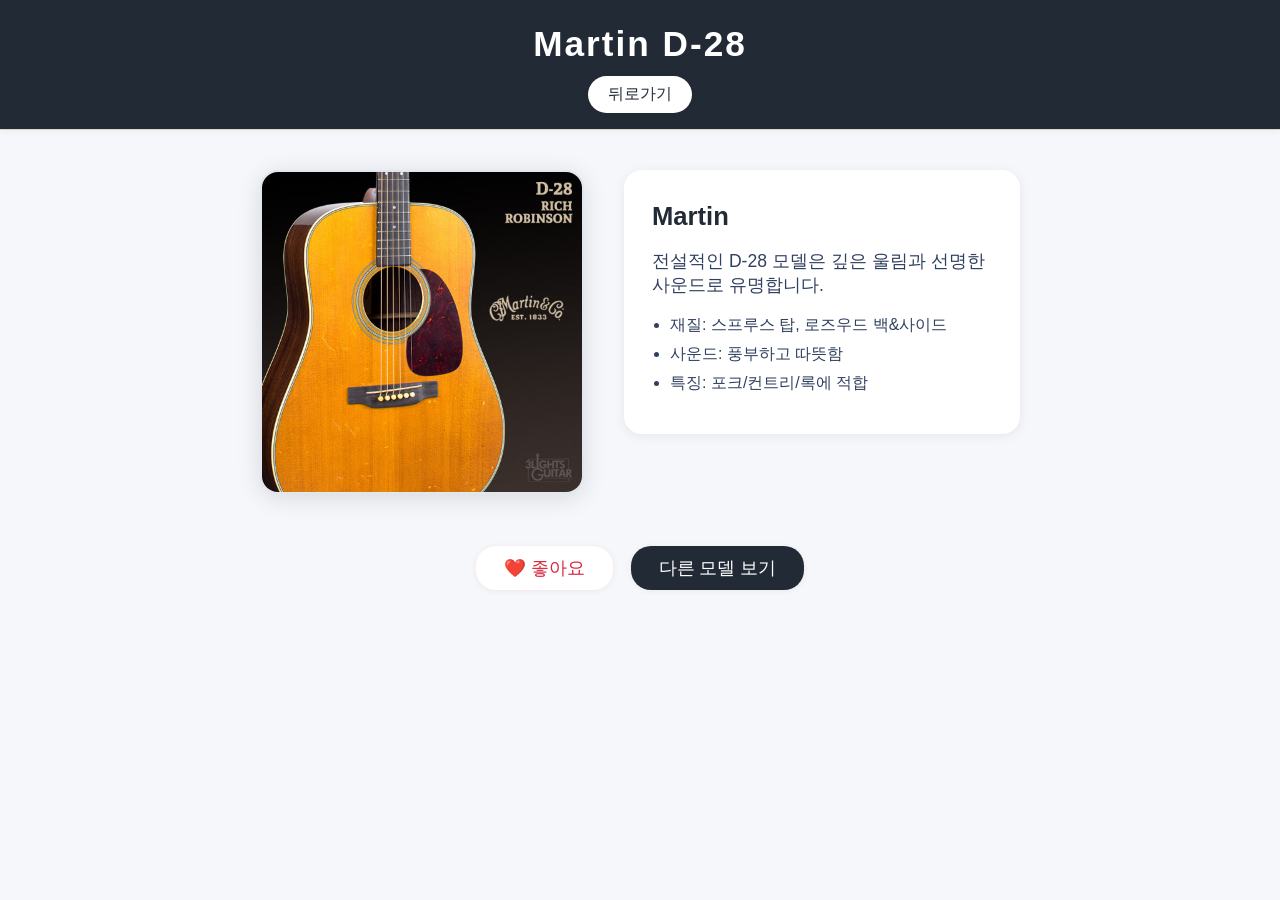
<file: Guitar Web/D-28.html>
<!DOCTYPE html>
<html lang="ko">
<head>
  <meta charset="UTF-8">
  <meta name="viewport" content="width=device-width, initial-scale=1.0">
  <title>Martin D-28</title>
  <link rel="stylesheet" href="style.css">
  <style>
    body {
      font-family: 'Segoe UI', 'Apple SD Gothic Neo', Arial, sans-serif;
      background: #f5f7fa;
      margin: 0;
      color: #222a35;
    }
    header {
      background: #222a35;
      color: #fff;
      padding: 24px 0 16px 0;
      text-align: center;
      box-shadow: 0 2px 8px rgba(0,0,0,0.04);
    }
    header h1 {
      margin: 0;
      font-size: 2.2rem;
      letter-spacing: 2px;
    }
    header button {
      margin-top: 12px;
      background: #fff;
      color: #222a35;
      border: none;
      border-radius: 20px;
      padding: 8px 20px;
      font-size: 1rem;
      cursor: pointer;
      box-shadow: 0 1px 4px rgba(0,0,0,0.08);
      transition: background 0.2s, color 0.2s;
    }
    header button:hover {
      background: #314060;
      color: #fff;
    }
    .detail-layout {
      display: flex;
      flex-wrap: wrap;
      justify-content: center;
      align-items: flex-start;
      gap: 40px;
      padding: 40px 20px 20px 20px;
      max-width: 900px;
      margin: 0 auto;
    }
    .detail-img img {
      width: 320px;
      height: auto;
      border-radius: 18px;
      box-shadow: 0 4px 24px rgba(0,0,0,0.12);
      border: 2px solid #e0e7ef;
      background: #fff;
    }
    .detail-info {
      background: #fff;
      border-radius: 18px;
      box-shadow: 0 2px 12px rgba(0,0,0,0.07);
      padding: 32px 28px;
      min-width: 260px;
      max-width: 340px;
      color: #222a35;
    }
    .detail-info h2 {
      margin-top: 0;
      font-size: 1.6rem;
      color: #222a35;
      margin-bottom: 12px;
    }
    .detail-info p {
      font-size: 1.1rem;
      margin-bottom: 18px;
      color: #314060;
    }
    .detail-info ul {
      padding-left: 18px;
      margin: 0;
      color: #314060;
      font-size: 1rem;
    }
    .detail-info li {
      margin-bottom: 8px;
    }
    footer {
      display: flex;
      justify-content: center;
      gap: 18px;
      padding: 28px 0 32px 0;
      background: transparent;
    }
    #like-btn {
      background: #fff;
      color: #d7263d;
      border: none;
      border-radius: 20px;
      padding: 10px 28px;
      font-size: 1.1rem;
      cursor: pointer;
      box-shadow: 0 1px 6px rgba(215,38,61,0.08);
      transition: background 0.2s, color 0.2s;
    }
    #like-btn.liked {
      background: #d7263d;
      color: #fff;
    }
    footer button {
      background: #222a35;
      color: #fff;
      border: none;
      border-radius: 20px;
      padding: 10px 28px;
      font-size: 1.1rem;
      cursor: pointer;
      box-shadow: 0 1px 6px rgba(0,0,0,0.06);
      transition: background 0.2s, color 0.2s;
    }
    footer button:hover {
      background: #314060;
      color: #fff;
    }
    @media (max-width: 700px) {
      .detail-layout {
        flex-direction: column;
        align-items: center;
        gap: 24px;
        padding: 24px 8px 8px 8px;
      }
      .detail-info {
        padding: 20px 12px;
        min-width: unset;
        max-width: 98vw;
      }
      .detail-img img {
        width: 98vw;
        max-width: 340px;
      }
    }
  </style>
</head>
<body>
  <header>
    <h1>Martin D-28</h1>
    <button onclick="window.location.href='index.html'">뒤로가기</button>
  </header>
  <main class="detail-layout">
    <div class="detail-img">
  <img src="images/common.jpeg" alt="Martin D-28">
    </div>
    <div class="detail-info">
      <h2>Martin</h2>
      <p>전설적인 D-28 모델은 깊은 울림과 선명한 사운드로 유명합니다.</p>
      <ul>
        <li>재질: 스프루스 탑, 로즈우드 백&사이드</li>
        <li>사운드: 풍부하고 따뜻함</li>
        <li>특징: 포크/컨트리/록에 적합</li>
      </ul>
    </div>
  </main>
  <footer>
    <button id="like-btn">❤️ 좋아요</button>
    <button onclick="window.location.href='index.html'">다른 모델 보기</button>
  </footer>
  <script>
    document.getElementById('like-btn').addEventListener('click', function() {
      this.classList.toggle('liked');
    });
  </script>
</body>
</html>
</file>
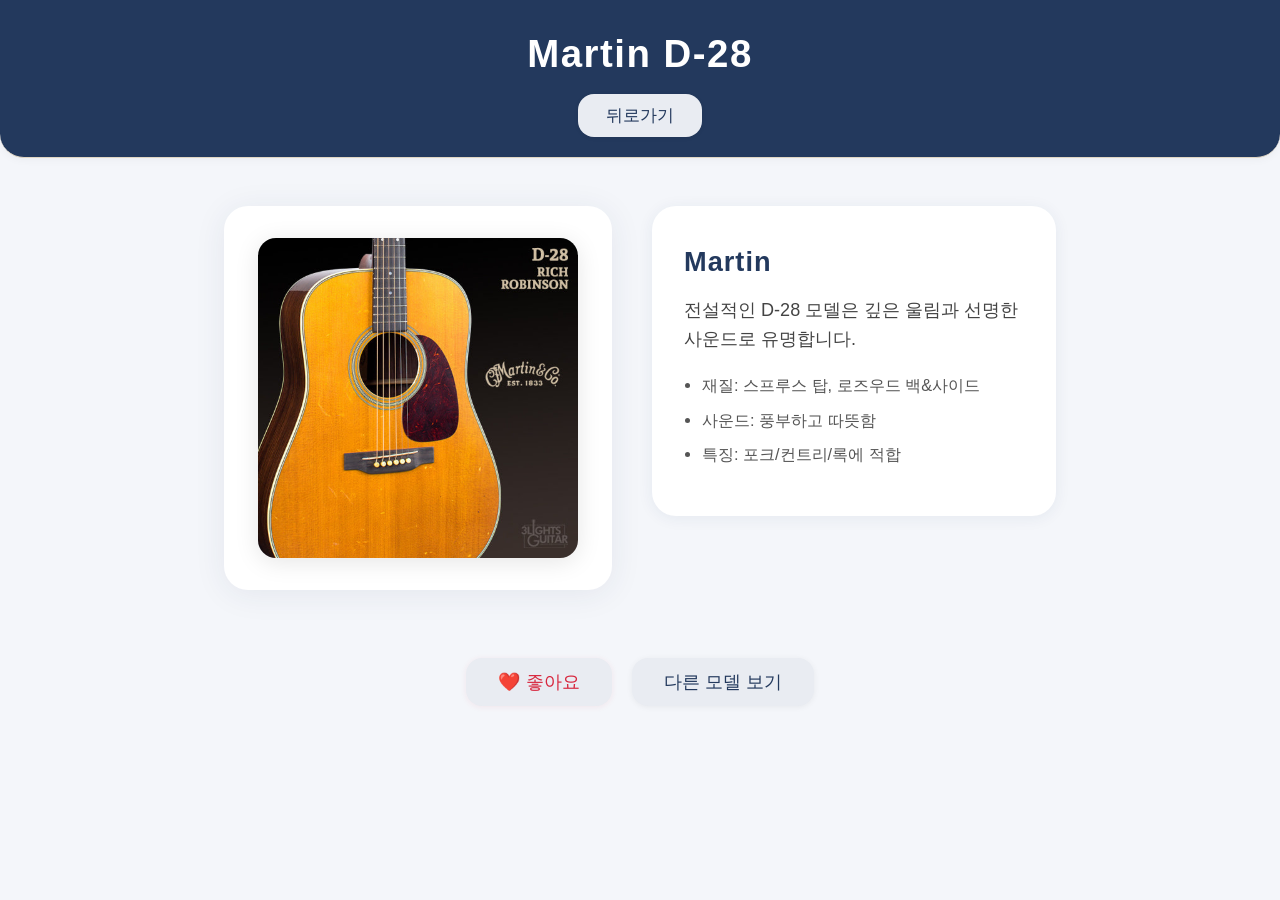
<file: Guitar Web/D-28_main.html>
<!DOCTYPE html>
<html lang="ko">
<head>
  <meta charset="UTF-8">
  <meta name="viewport" content="width=device-width, initial-scale=1.0">
  <title>Martin D-28</title>
  <link rel="stylesheet" href="style.css">
  <style>
    body {
      font-family: 'Inter', 'Segoe UI', 'Apple SD Gothic Neo', Arial, sans-serif;
      background: #f4f6fa;
      margin: 0;
      color: #222;
      min-height: 100vh;
    }
    header {
      background: #23395d;
      color: #fff;
      padding: 32px 0 20px 0;
      text-align: center;
      box-shadow: 0 2px 8px rgba(0,0,0,0.04);
      border-bottom-left-radius: 24px;
      border-bottom-right-radius: 24px;
    }
    header h1 {
      margin: 0;
      font-size: 2.4rem;
      letter-spacing: 1.5px;
      font-weight: 700;
    }
    header button {
      margin-top: 18px;
      background: #e9ecf2;
      color: #23395d;
      border: none;
      border-radius: 16px;
      padding: 10px 28px;
      font-size: 1.05rem;
      font-weight: 500;
      cursor: pointer;
      box-shadow: 0 1px 4px rgba(0,0,0,0.08);
      transition: background 0.2s, color 0.2s;
    }
    header button:hover {
      background: #dbe3ee;
      color: #1a2940;
    }
    .detail-layout {
      display: flex;
      flex-wrap: wrap;
      justify-content: center;
      align-items: flex-start;
      gap: 40px;
      padding: 48px 20px 32px 20px;
      max-width: 900px;
      margin: 0 auto;
    }
    .detail-img {
      display: flex;
      align-items: center;
      justify-content: center;
      background: #fff;
      border-radius: 24px;
      box-shadow: 0 4px 32px rgba(35,57,93,0.08);
      padding: 32px 24px;
      min-width: 340px;
      max-width: 380px;
    }
    .detail-img img {
      width: 100%;
      max-width: 320px;
      height: auto;
      border-radius: 18px;
      box-shadow: 0 4px 24px rgba(0,0,0,0.10);
      border: none;
      background: #fff;
      object-fit: cover;
    }
    .detail-info {
      background: #fff;
      border-radius: 24px;
      box-shadow: 0 2px 16px rgba(35,57,93,0.07);
      padding: 40px 32px;
      min-width: 260px;
      max-width: 340px;
      display: flex;
      flex-direction: column;
      gap: 18px;
    }
    .detail-info h2 {
      margin: 0;
      font-size: 1.7rem;
      color: #23395d;
      font-weight: 600;
      letter-spacing: 1px;
    }
    .detail-info p {
      font-size: 1.13rem;
      margin: 0;
      color: #444;
      line-height: 1.6;
    }
    .detail-info ul {
      padding-left: 18px;
      margin: 0;
      color: #555;
      font-size: 1.02rem;
      line-height: 1.7;
    }
    .detail-info li {
      margin-bottom: 7px;
    }
    footer {
      display: flex;
      justify-content: center;
      gap: 20px;
      padding: 36px 0 40px 0;
      background: transparent;
    }
    #like-btn {
      background: #e9ecf2;
      color: #d7263d;
      border: none;
      border-radius: 16px;
      padding: 12px 32px;
      font-size: 1.13rem;
      font-weight: 500;
      cursor: pointer;
      box-shadow: 0 1px 6px rgba(215,38,61,0.08);
      transition: background 0.2s, color 0.2s;
      display: flex;
      align-items: center;
      gap: 8px;
    }
    #like-btn.liked {
      background: #d7263d;
      color: #fff;
    }
    footer button {
      background: #e9ecf2;
      color: #23395d;
      border: none;
      border-radius: 16px;
      padding: 12px 32px;
      font-size: 1.13rem;
      font-weight: 500;
      cursor: pointer;
      box-shadow: 0 1px 6px rgba(0,0,0,0.06);
      transition: background 0.2s, color 0.2s;
    }
    footer button:hover {
      background: #dbe3ee;
      color: #1a2940;
    }
    @media (max-width: 700px) {
      .detail-layout {
        flex-direction: column;
        align-items: center;
        gap: 24px;
        padding: 24px 8px 8px 8px;
      }
      .detail-info {
        padding: 24px 12px;
        min-width: unset;
        max-width: 98vw;
      }
      .detail-img {
        min-width: unset;
        max-width: 98vw;
        padding: 18px 8px;
      }
      .detail-img img {
        max-width: 98vw;
      }
    }
  </style>
</head>
<body>
  <header>
    <h1>Martin D-28</h1>
    <button onclick="window.location.href='index.html'">뒤로가기</button>
  </header>
  <main class="detail-layout">
    <div class="detail-img">
      <img src="images/common.jpeg" alt="Martin D-28">
    </div>
    <div class="detail-info">
      <h2>Martin</h2>
      <p>전설적인 D-28 모델은 깊은 울림과 선명한 사운드로 유명합니다.</p>
      <ul>
        <li>재질: 스프루스 탑, 로즈우드 백&사이드</li>
        <li>사운드: 풍부하고 따뜻함</li>
        <li>특징: 포크/컨트리/록에 적합</li>
      </ul>
    </div>
  </main>
  <footer>
    <button id="like-btn">❤️ 좋아요</button>
    <button onclick="window.location.href='index.html'">다른 모델 보기</button>
  </footer>
  <script>
    document.getElementById('like-btn').addEventListener('click', function() {
      this.classList.toggle('liked');
    });
  </script>
</body>
</html>
</file>
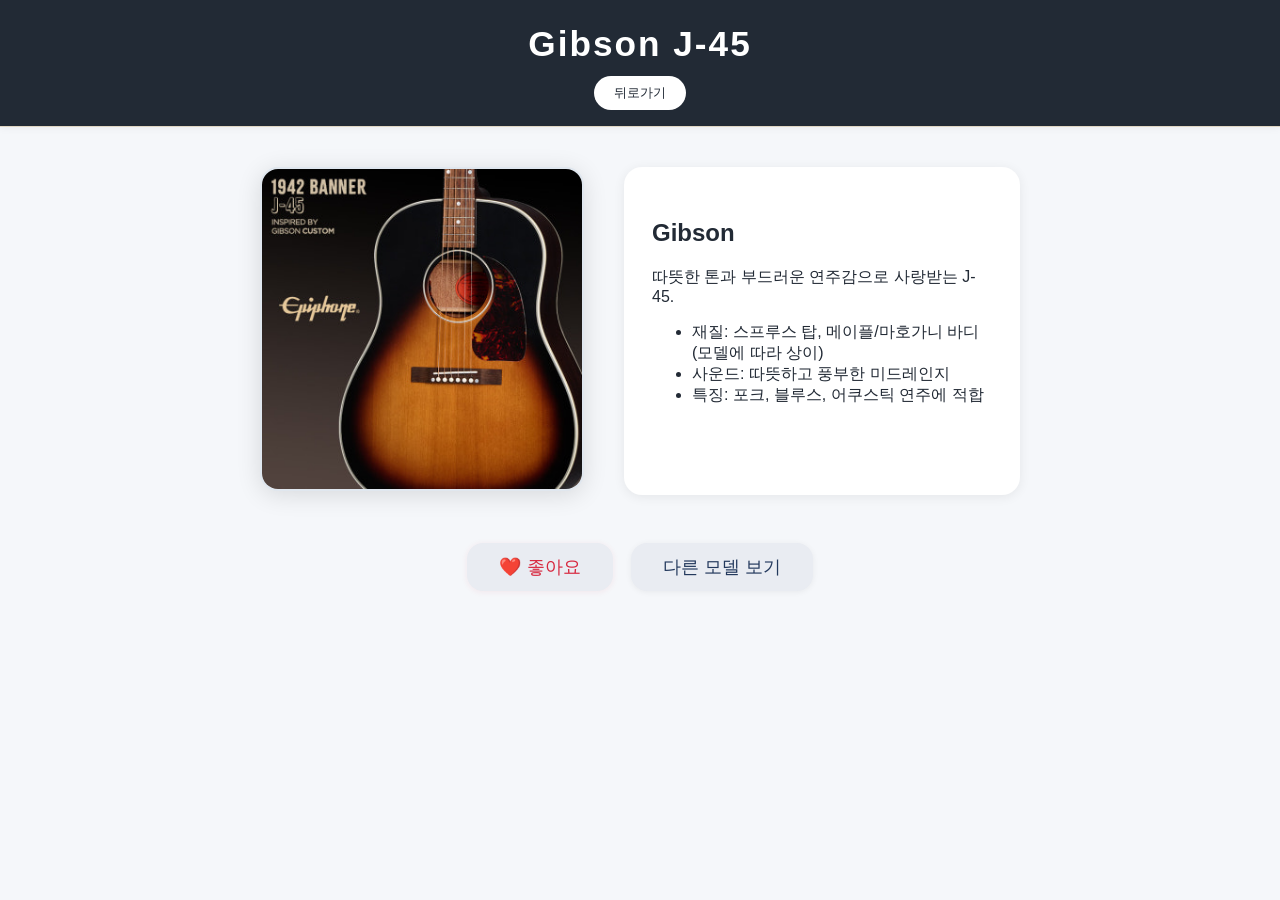
<file: Guitar Web/J-45.html>
<!DOCTYPE html>
<html lang="ko">
<head>
  <meta charset="UTF-8">
  <meta name="viewport" content="width=device-width, initial-scale=1.0">
  <title>Gibson J-45</title>
  <link rel="stylesheet" href="style.css">
  <style>
    /* D-28 페이지 스타일을 기반으로 간단히 맞춤 */
    body { font-family: 'Segoe UI', 'Apple SD Gothic Neo', Arial, sans-serif; background: #f5f7fa; margin:0; color:#222a35; }
    header { background:#222a35; color:#fff; padding:24px 0 16px 0; text-align:center; box-shadow:0 2px 8px rgba(0,0,0,0.04);} 
    header h1{ margin:0; font-size:2.2rem; letter-spacing:2px; }
    header button{ margin-top:12px; background:#fff; color:#222a35; border:none; border-radius:20px; padding:8px 20px; cursor:pointer; }
    .detail-layout{ display:flex; flex-wrap:wrap; justify-content:center; gap:40px; padding:40px 20px 20px 20px; max-width:900px; margin:0 auto; }
    .detail-img img{ width:320px; height:auto; border-radius:18px; box-shadow:0 4px 24px rgba(0,0,0,0.12); border:2px solid #e0e7ef; background:#fff; }
    .detail-info{ background:#fff; border-radius:18px; box-shadow:0 2px 12px rgba(0,0,0,0.07); padding:32px 28px; min-width:260px; max-width:340px; }
    footer{ display:flex; justify-content:center; gap:18px; padding:28px 0 32px 0; }
    @media (max-width:700px){ .detail-layout{ flex-direction:column; align-items:center; } .detail-img img{ width:98vw; max-width:340px;} }
  </style>
</head>
<body>
  <header>
    <h1>Gibson J-45</h1>
    <button onclick="window.location.href='index.html'">뒤로가기</button>
  </header>
  <main class="detail-layout">
    <div class="detail-img">
  <img src="images/J-45.jpeg" alt="Gibson J-45">
    </div>
    <div class="detail-info">
      <h2>Gibson</h2>
      <p>따뜻한 톤과 부드러운 연주감으로 사랑받는 J-45.</p>
      <ul>
        <li>재질: 스프루스 탑, 메이플/마호가니 바디(모델에 따라 상이)</li>
        <li>사운드: 따뜻하고 풍부한 미드레인지</li>
        <li>특징: 포크, 블루스, 어쿠스틱 연주에 적합</li>
      </ul>
    </div>
  </main>
  <footer>
    <button id="like-btn">❤️ 좋아요</button>
    <button onclick="window.location.href='index.html'">다른 모델 보기</button>
  </footer>
  <script>document.getElementById('like-btn').addEventListener('click', function(){ this.classList.toggle('liked'); });</script>
</body>
</html>
</file>
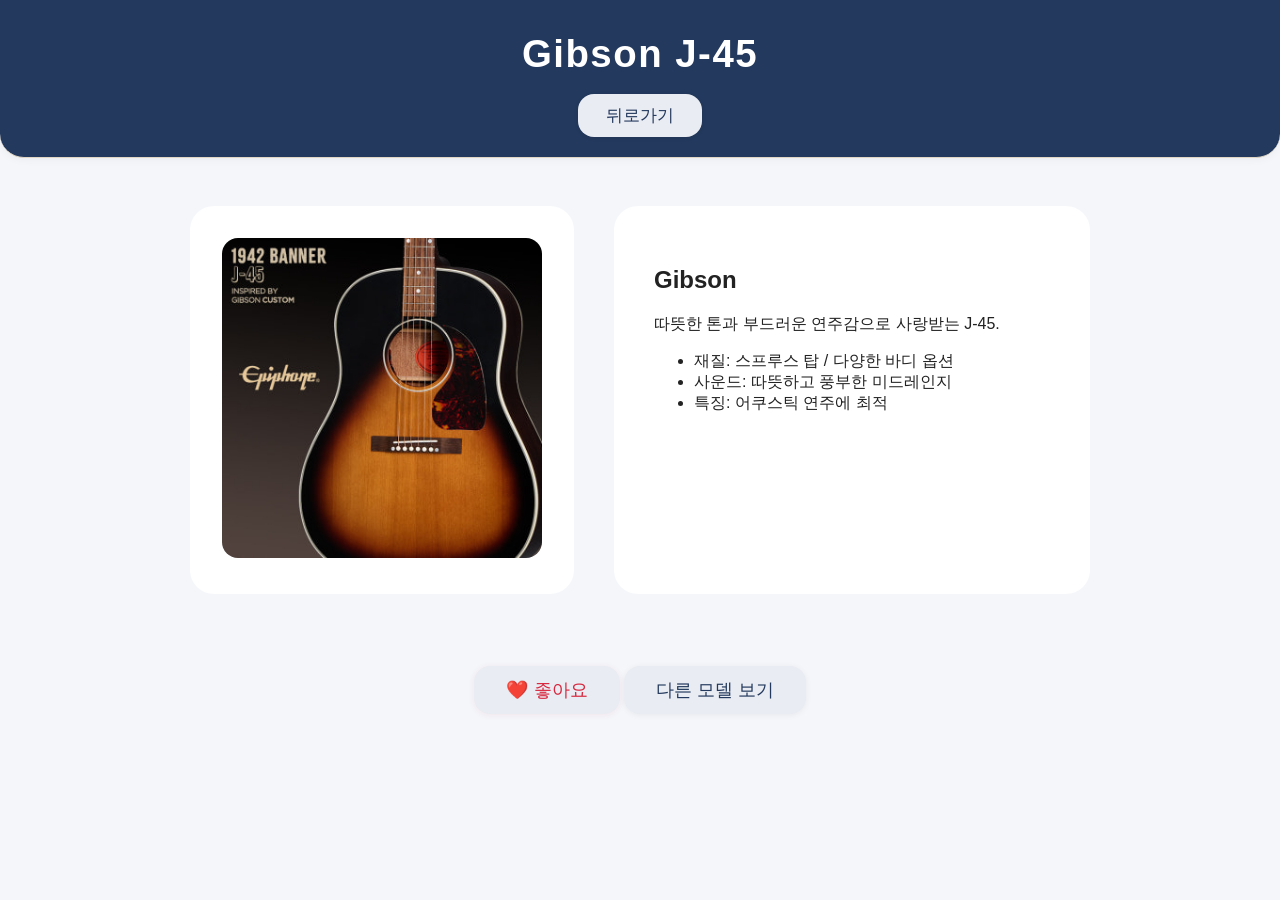
<file: Guitar Web/J-45_main.html>
<!DOCTYPE html>
<html lang="ko">
<head>
  <meta charset="UTF-8">
  <meta name="viewport" content="width=device-width, initial-scale=1.0">
  <title>Gibson J-45</title>
  <link rel="stylesheet" href="style.css">
  <style>
    /* 공통 스타일 유지: 헤더는 style.css의 header.detail을 사용합니다 */
    body { font-family: 'Inter', 'Segoe UI', 'Apple SD Gothic Neo', Arial, sans-serif; background: #f4f6fa; margin: 0; color: #222; min-height: 100vh; }
    .detail-layout{ display:flex; gap:40px; padding:48px 20px; max-width:900px; margin:0 auto; }
    .detail-img{ background:#fff; padding:32px; border-radius:24px; }
    .detail-info{ background:#fff; padding:40px; border-radius:24px; }
  </style>
</head>
<body>
  <header class="detail">
    <h1>Gibson J-45</h1>
    <button onclick="window.location.href='index.html'">뒤로가기</button>
  </header>
  <main class="detail-layout">
    <div class="detail-img">
  <img src="images/J-45.jpeg" alt="Gibson J-45">
    </div>
    <div class="detail-info">
      <h2>Gibson</h2>
      <p>따뜻한 톤과 부드러운 연주감으로 사랑받는 J-45.</p>
      <ul>
        <li>재질: 스프루스 탑 / 다양한 바디 옵션</li>
        <li>사운드: 따뜻하고 풍부한 미드레인지</li>
        <li>특징: 어쿠스틱 연주에 최적</li>
      </ul>
    </div>
  </main>
  <footer>
    <button id="like-btn">❤️ 좋아요</button>
    <button onclick="window.location.href='index.html'">다른 모델 보기</button>
  </footer>
  <script>document.getElementById('like-btn').addEventListener('click', function(){ this.classList.toggle('liked'); });</script>
</body>
</html>
</file>
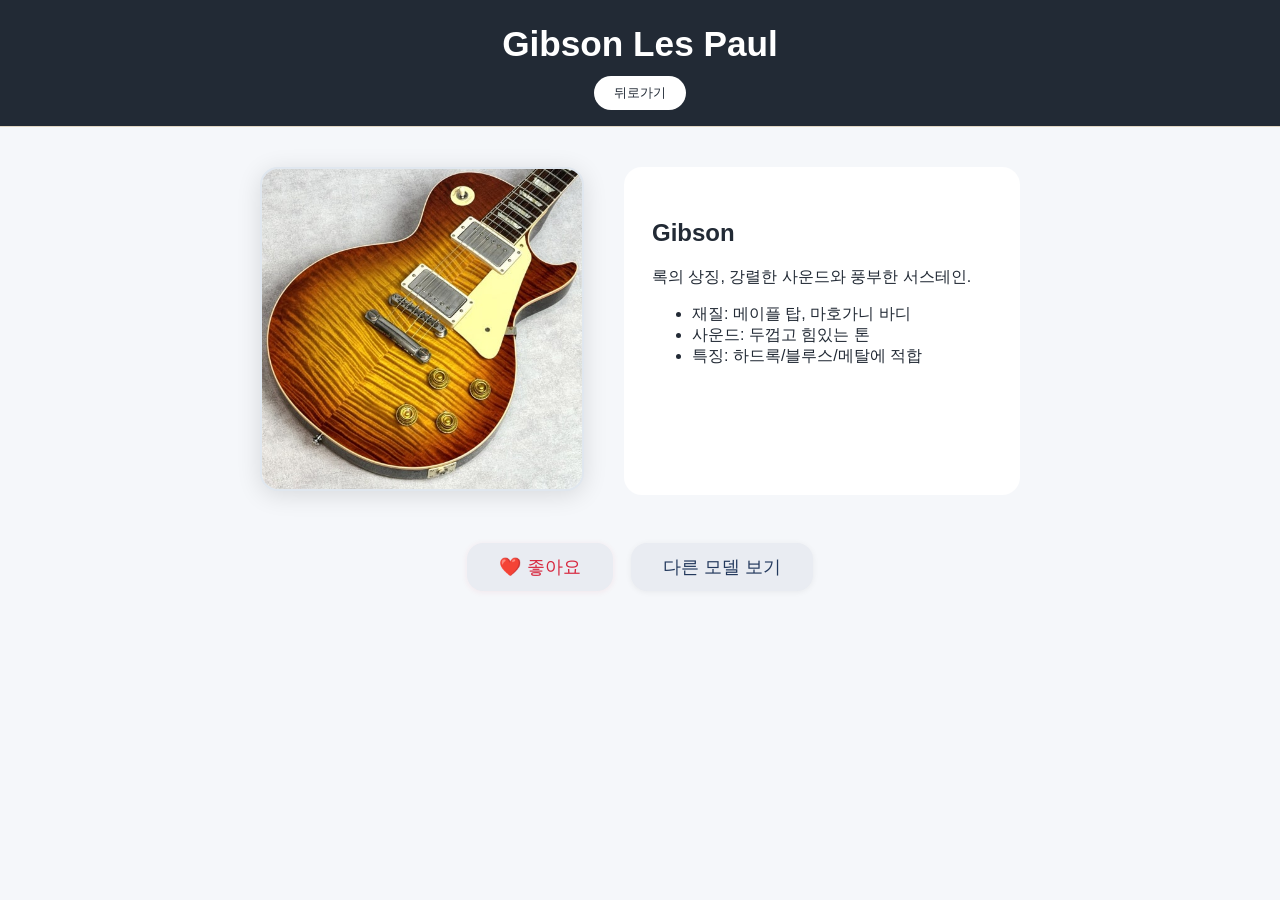
<file: Guitar Web/Les-paul.html>
<!DOCTYPE html>
<html lang="ko">
<head>
  <meta charset="UTF-8">
  <meta name="viewport" content="width=device-width, initial-scale=1.0">
  <title>Gibson Les Paul</title>
  <link rel="stylesheet" href="style.css">
  <style>
    body{ font-family:'Segoe UI','Apple SD Gothic Neo',Arial,sans-serif; background:#f5f7fa; margin:0; color:#222a35; }
    header{ background:#222a35; color:#fff; padding:24px 0 16px 0; text-align:center; }
    header h1{ margin:0; font-size:2.2rem; }
    header button{ margin-top:12px; background:#fff; color:#222a35; border:none; border-radius:20px; padding:8px 20px; cursor:pointer; }
    .detail-layout{ display:flex; flex-wrap:wrap; justify-content:center; gap:40px; padding:40px 20px 20px 20px; max-width:900px; margin:0 auto; }
    .detail-img img{ width:320px; height:auto; border-radius:18px; box-shadow:0 4px 24px rgba(0,0,0,0.12); border:2px solid #e0e7ef; background:#fff; }
    .detail-info{ background:#fff; border-radius:18px; padding:32px 28px; min-width:260px; max-width:340px; }
    footer{ display:flex; justify-content:center; gap:18px; padding:28px 0 32px 0; }
  </style>
</head>
<body>
  <header>
    <h1>Gibson Les Paul</h1>
    <button onclick="window.location.href='index.html'">뒤로가기</button>
  </header>
  <main class="detail-layout">
    <div class="detail-img">
  <img src="images/Les-paul.jpeg" alt="Gibson Les Paul">
    </div>
    <div class="detail-info">
      <h2>Gibson</h2>
      <p>록의 상징, 강렬한 사운드와 풍부한 서스테인.</p>
      <ul>
        <li>재질: 메이플 탑, 마호가니 바디</li>
        <li>사운드: 두껍고 힘있는 톤</li>
        <li>특징: 하드록/블루스/메탈에 적합</li>
      </ul>
    </div>
  </main>
  <footer>
    <button id="like-btn">❤️ 좋아요</button>
    <button onclick="window.location.href='index.html'">다른 모델 보기</button>
  </footer>
  <script>document.getElementById('like-btn').addEventListener('click', function(){ this.classList.toggle('liked'); });</script>
</body>
</html>
</file>
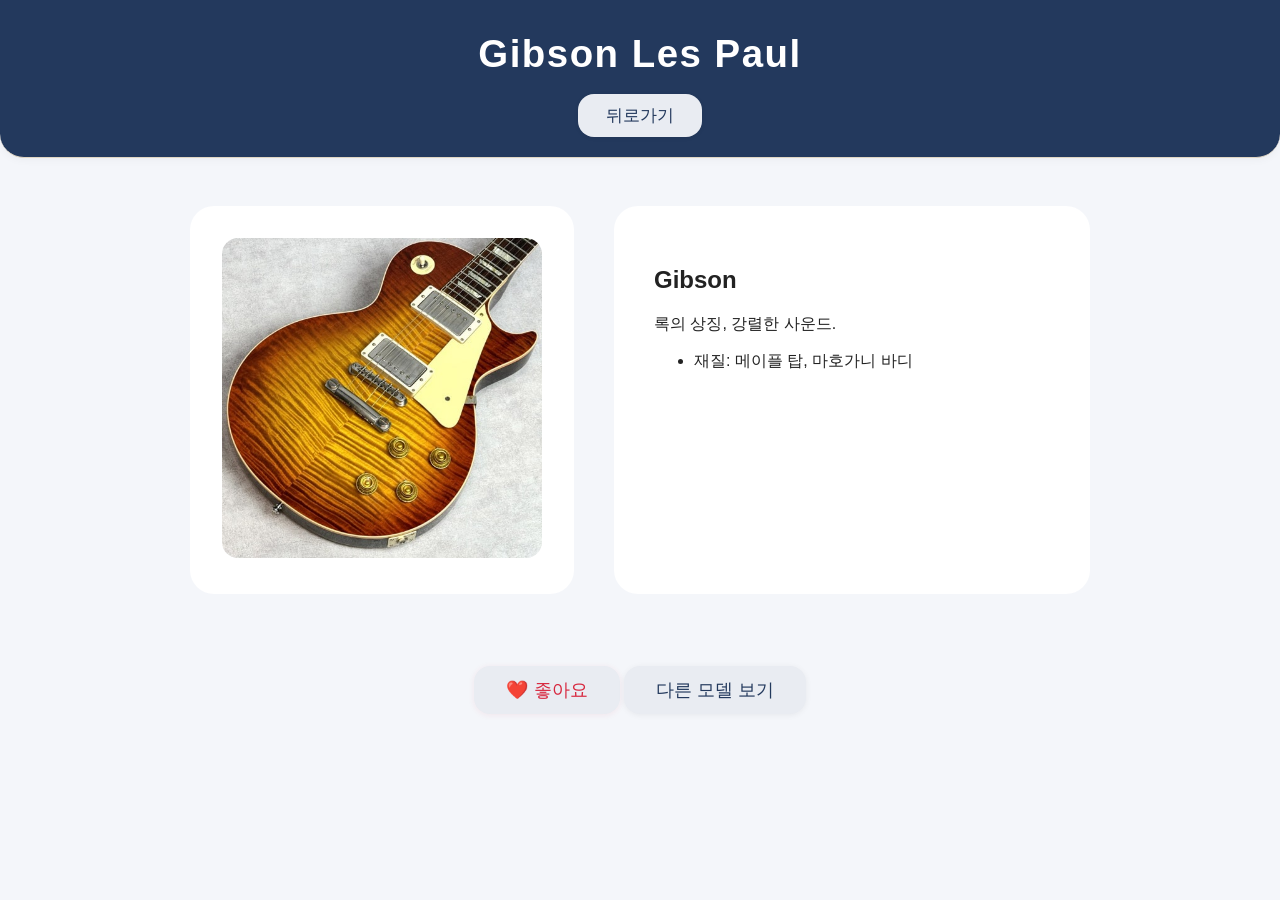
<file: Guitar Web/Les-paul_main.html>
<!DOCTYPE html>
<html lang="ko">
<head>
  <meta charset="UTF-8">
  <meta name="viewport" content="width=device-width, initial-scale=1.0">
  <title>Gibson Les Paul</title>
  <link rel="stylesheet" href="style.css">
  <style> /* D-28_main 기반 */
    body { font-family: 'Inter', 'Segoe UI', 'Apple SD Gothic Neo', Arial, sans-serif; background: #f4f6fa; margin: 0; color: #222; }
    .detail-layout{ display:flex; gap:40px; padding:48px 20px; max-width:900px; margin:0 auto; }
    .detail-img{ background:#fff; padding:32px; border-radius:24px; }
    .detail-info{ background:#fff; padding:40px; border-radius:24px; }
  </style>
</head>
<body>
  <header class="detail">
    <h1>Gibson Les Paul</h1>
    <button onclick="window.location.href='index.html'">뒤로가기</button>
  </header>
  <main class="detail-layout">
    <div class="detail-img">

        <img src="images/Les-paul.jpeg" alt="Gibson Les Paul">
    </div>
    <div class="detail-info">
      <h2>Gibson</h2>
      <p>록의 상징, 강렬한 사운드.</p>
      <ul>
        <li>재질: 메이플 탑, 마호가니 바디</li>
      </ul>
    </div>
  </main>
  <footer>
    <button id="like-btn">❤️ 좋아요</button>
    <button onclick="window.location.href='index.html'">다른 모델 보기</button>
  </footer>
  <script>document.getElementById('like-btn').addEventListener('click', function(){ this.classList.toggle('liked'); });</script>
</body>
</html>
</file>
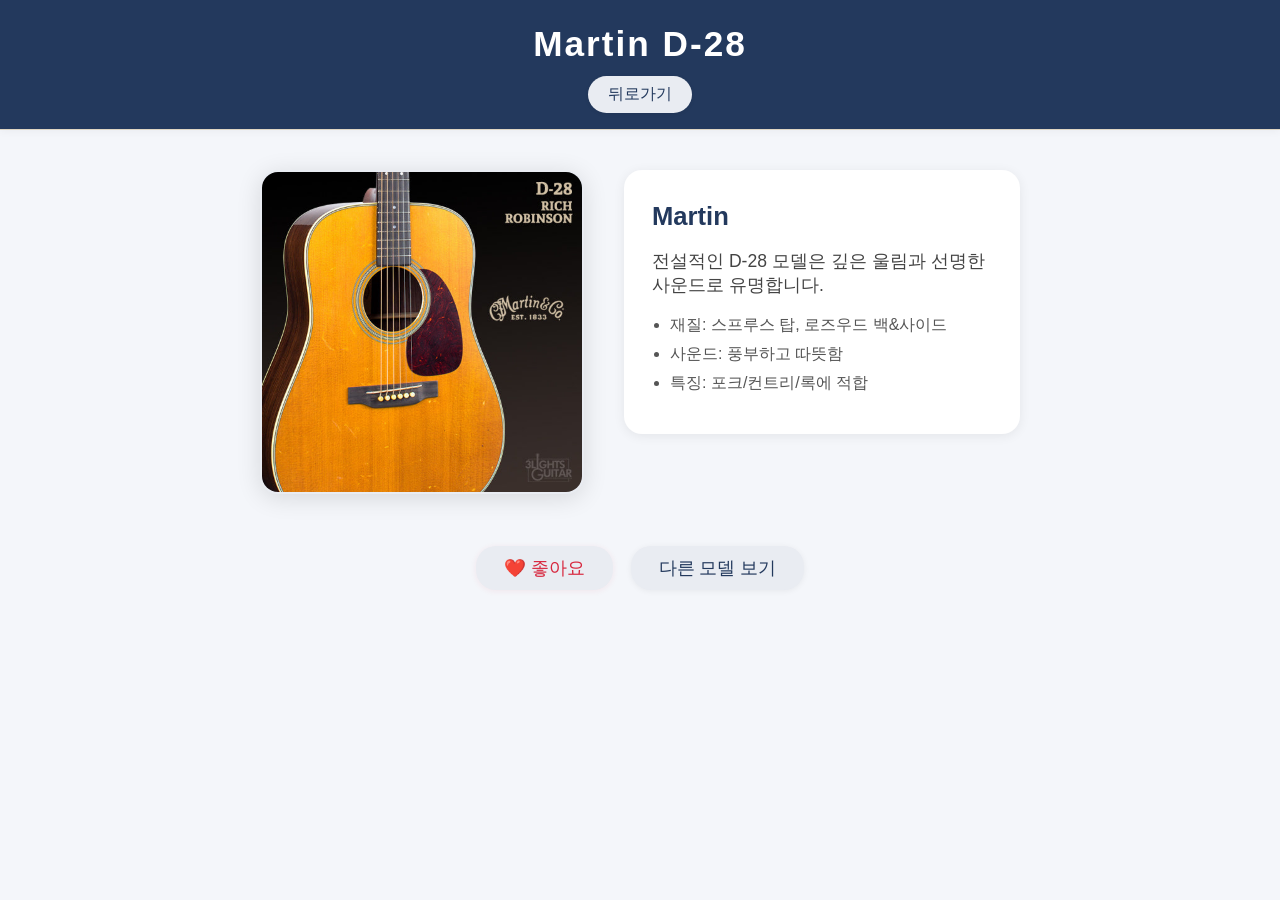
<file: Guitar Web/martin.html>
<!DOCTYPE html>
<html lang="ko">
<head>
  <meta charset="UTF-8">
  <meta name="viewport" content="width=device-width, initial-scale=1.0">
  <title>Martin D-28</title>
  <link rel="stylesheet" href="style.css">
  <style>
    body {
      font-family: 'Segoe UI', 'Apple SD Gothic Neo', Arial, sans-serif;
      background: #f4f6fa;
      margin: 0;
      color: #222;
    }
    header {
      background: #23395d;
      color: #fff;
      padding: 24px 0 16px 0;
      text-align: center;
      box-shadow: 0 2px 8px rgba(0,0,0,0.04);
    }
    header h1 {
      margin: 0;
      font-size: 2.2rem;
      letter-spacing: 2px;
    }
    header button {
      margin-top: 12px;
      background: #e9ecf2;
      color: #23395d;
      border: none;
      border-radius: 20px;
      padding: 8px 20px;
      font-size: 1rem;
      cursor: pointer;
      box-shadow: 0 1px 4px rgba(0,0,0,0.08);
      transition: background 0.2s;
    }
    header button:hover {
      background: #dbe3ee;
    }
    .detail-layout {
      display: flex;
      flex-wrap: wrap;
      justify-content: center;
      align-items: flex-start;
      gap: 40px;
      padding: 40px 20px 20px 20px;
      max-width: 900px;
      margin: 0 auto;
    }
    .detail-img img {
      width: 320px;
      height: auto;
      border-radius: 18px;
      box-shadow: 0 4px 24px rgba(0,0,0,0.12);
      border: 2px solid #e9ecf2;
      background: #fff;
    }
    .detail-info {
      background: #fff;
      border-radius: 18px;
      box-shadow: 0 2px 12px rgba(0,0,0,0.07);
      padding: 32px 28px;
      min-width: 260px;
      max-width: 340px;
    }
    .detail-info h2 {
      margin-top: 0;
      font-size: 1.6rem;
      color: #23395d;
      margin-bottom: 12px;
    }
    .detail-info p {
      font-size: 1.1rem;
      margin-bottom: 18px;
      color: #444;
    }
    .detail-info ul {
      padding-left: 18px;
      margin: 0;
      color: #555;
      font-size: 1rem;
    }
    .detail-info li {
      margin-bottom: 8px;
    }
    footer {
      display: flex;
      justify-content: center;
      gap: 18px;
      padding: 28px 0 32px 0;
      background: transparent;
    }
    #like-btn {
      background: #e9ecf2;
      color: #d7263d;
      border: none;
      border-radius: 20px;
      padding: 10px 28px;
      font-size: 1.1rem;
      cursor: pointer;
      box-shadow: 0 1px 6px rgba(215,38,61,0.08);
      transition: background 0.2s, color 0.2s;
    }
    #like-btn.liked {
      background: #d7263d;
      color: #fff;
    }
    footer button {
      background: #e9ecf2;
      color: #23395d;
      border: none;
      border-radius: 20px;
      padding: 10px 28px;
      font-size: 1.1rem;
      cursor: pointer;
      box-shadow: 0 1px 6px rgba(0,0,0,0.06);
      transition: background 0.2s;
    }
    footer button:hover {
      background: #dbe3ee;
    }
    @media (max-width: 700px) {
      .detail-layout {
        flex-direction: column;
        align-items: center;
        gap: 24px;
        padding: 24px 8px 8px 8px;
      }
      .detail-info {
        padding: 20px 12px;
        min-width: unset;
        max-width: 98vw;
      }
      .detail-img img {
        width: 98vw;
        max-width: 340px;
      }
    }
  </style>
</head>
<body>
  <header>
    <h1>Martin D-28</h1>
    <button onclick="window.location.href='index.html'">뒤로가기</button>
  </header>
  <main class="detail-layout">
    <div class="detail-img">
  <img src="images/common.jpeg" alt="Martin D-28">
    </div>
    <div class="detail-info">
      <h2>Martin</h2>
      <p>전설적인 D-28 모델은 깊은 울림과 선명한 사운드로 유명합니다.</p>
      <ul>
        <li>재질: 스프루스 탑, 로즈우드 백&사이드</li>
        <li>사운드: 풍부하고 따뜻함</li>
        <li>특징: 포크/컨트리/록에 적합</li>
      </ul>
    </div>
  </main>
  <footer>
    <button id="like-btn">❤️ 좋아요</button>
    <button onclick="window.location.href='index.html'">다른 모델 보기</button>
  </footer>
  <script>
    document.getElementById('like-btn').addEventListener('click', function() {
      this.classList.toggle('liked');
    });
  </script>
</body>
</html>
</file>
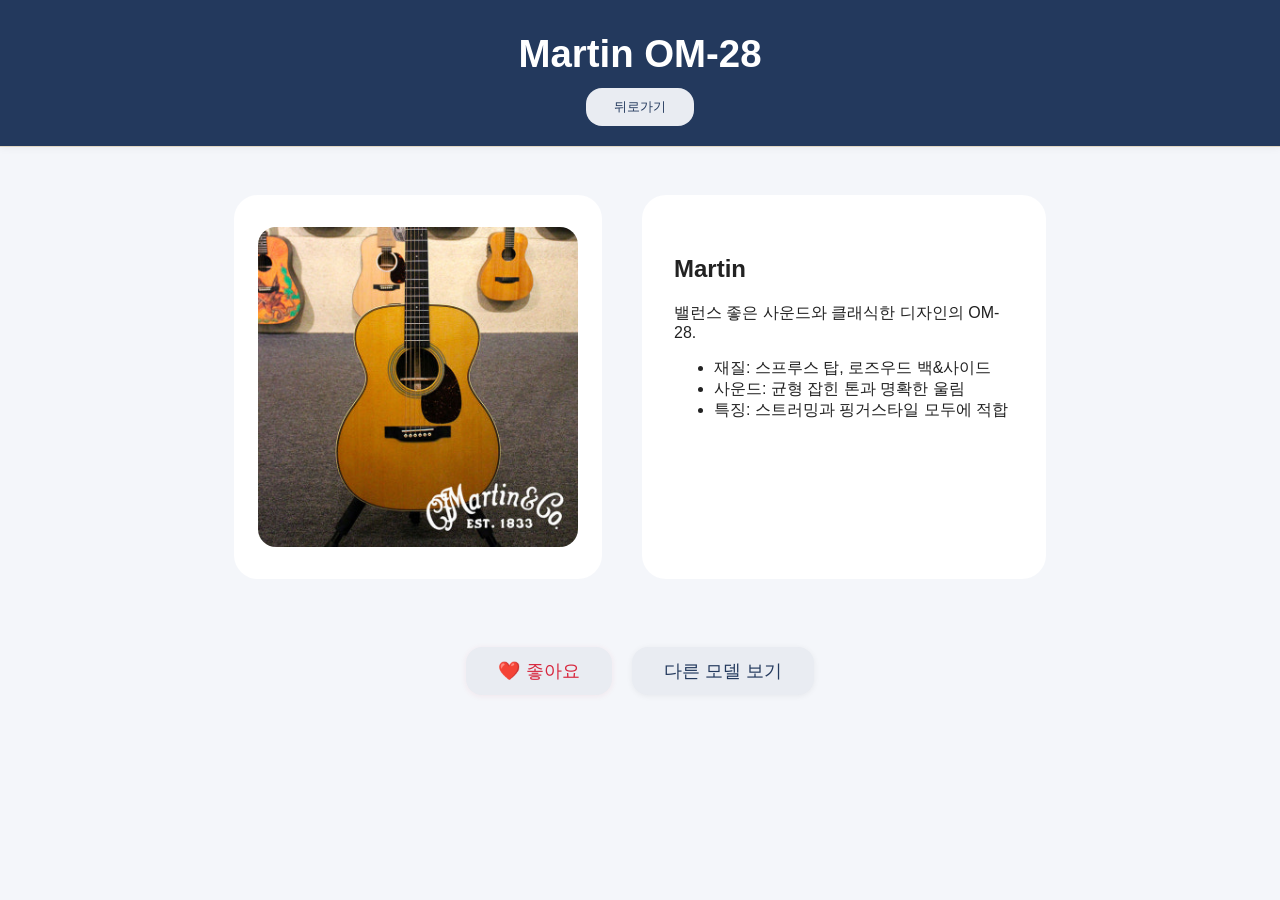
<file: Guitar Web/OM-28.html>
<!DOCTYPE html>
<html lang="ko">
<head>
  <meta charset="UTF-8">
  <meta name="viewport" content="width=device-width, initial-scale=1.0">
  <title>Martin OM-28</title>
  <link rel="stylesheet" href="style.css">
  <style>
    body{ font-family:'Segoe UI','Apple SD Gothic Neo',Arial,sans-serif; background:#f4f6fa; margin:0; color:#222; }
    header{ background:#23395d; color:#fff; padding:32px 0 20px 0; text-align:center; box-shadow:0 2px 8px rgba(0,0,0,0.04); }
    header h1{ margin:0; font-size:2.4rem; }
    header button{ margin-top:12px; background:#e9ecf2; color:#23395d; border:none; border-radius:16px; padding:10px 28px; cursor:pointer; }
    .detail-layout{ display:flex; flex-wrap:wrap; justify-content:center; gap:40px; padding:48px 20px 32px 20px; max-width:900px; margin:0 auto; }
    .detail-img{ display:flex; align-items:center; justify-content:center; background:#fff; border-radius:24px; padding:32px 24px; }
    .detail-img img{ width:100%; max-width:320px; border-radius:18px; }
    .detail-info{ background:#fff; border-radius:24px; padding:40px 32px; min-width:260px; max-width:340px; }
    footer{ display:flex; justify-content:center; gap:20px; padding:36px 0 40px 0; }
  </style>
</head>
<body>
  <header>
    <h1>Martin OM-28</h1>
    <button onclick="window.location.href='index.html'">뒤로가기</button>
  </header>
  <main class="detail-layout">
    <div class="detail-img">
  <img src="images/OM-28.jpeg" alt="Martin OM-28">
    </div>
    <div class="detail-info">
      <h2>Martin</h2>
      <p>밸런스 좋은 사운드와 클래식한 디자인의 OM-28.</p>
      <ul>
        <li>재질: 스프루스 탑, 로즈우드 백&사이드</li>
        <li>사운드: 균형 잡힌 톤과 명확한 울림</li>
        <li>특징: 스트러밍과 핑거스타일 모두에 적합</li>
      </ul>
    </div>
  </main>
  <footer>
    <button id="like-btn">❤️ 좋아요</button>
    <button onclick="window.location.href='index.html'">다른 모델 보기</button>
  </footer>
  <script>document.getElementById('like-btn').addEventListener('click', function(){ this.classList.toggle('liked'); });</script>
</body>
</html>
</file>
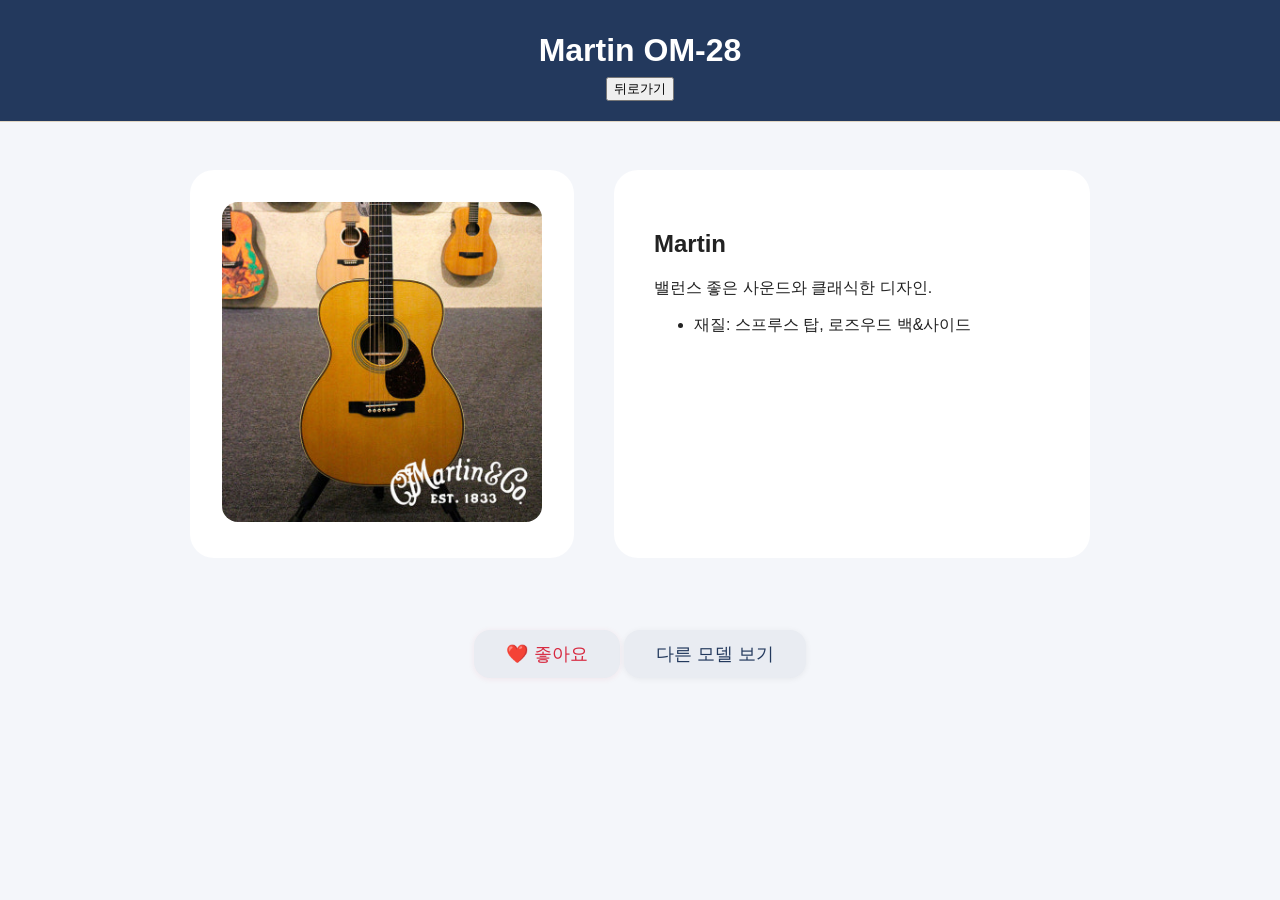
<file: Guitar Web/OM-28_main.html>
<!DOCTYPE html>
<html lang="ko">
<head>
  <meta charset="UTF-8">
  <meta name="viewport" content="width=device-width, initial-scale=1.0">
  <title>Martin OM-28</title>
  <link rel="stylesheet" href="style.css">
  <style> /* D-28_main 기반 */
    body { font-family: 'Inter', 'Segoe UI', 'Apple SD Gothic Neo', Arial, sans-serif; background: #f4f6fa; margin: 0; color: #222; }
  header{ background:#23395d; color:#fff; padding:32px 0 20px 0; text-align:center; }
  .detail-layout{ display:flex; gap:40px; padding:48px 20px; max-width:900px; margin:0 auto; }
  .detail-img{ background:#fff; padding:32px; border-radius:24px; }
  .detail-info{ background:#fff; padding:40px; border-radius:24px; }
  </style>
</head>
<body>
  <header>
    <h1>Martin OM-28</h1>
    <button onclick="window.location.href='index.html'">뒤로가기</button>
  </header>
  <main class="detail-layout">
    <div class="detail-img">
  <img src="images/OM-28.jpeg" alt="Martin OM-28">
    </div>
    <div class="detail-info">
      <h2>Martin</h2>
      <p>밸런스 좋은 사운드와 클래식한 디자인.</p>
      <ul>
        <li>재질: 스프루스 탑, 로즈우드 백&사이드</li>
      </ul>
    </div>
  </main>
  <footer>
    <button id="like-btn">❤️ 좋아요</button>
    <button onclick="window.location.href='index.html'">다른 모델 보기</button>
  </footer>
  <script>document.getElementById('like-btn').addEventListener('click', function(){ this.classList.toggle('liked'); });</script>
</body>
</html>
</file>
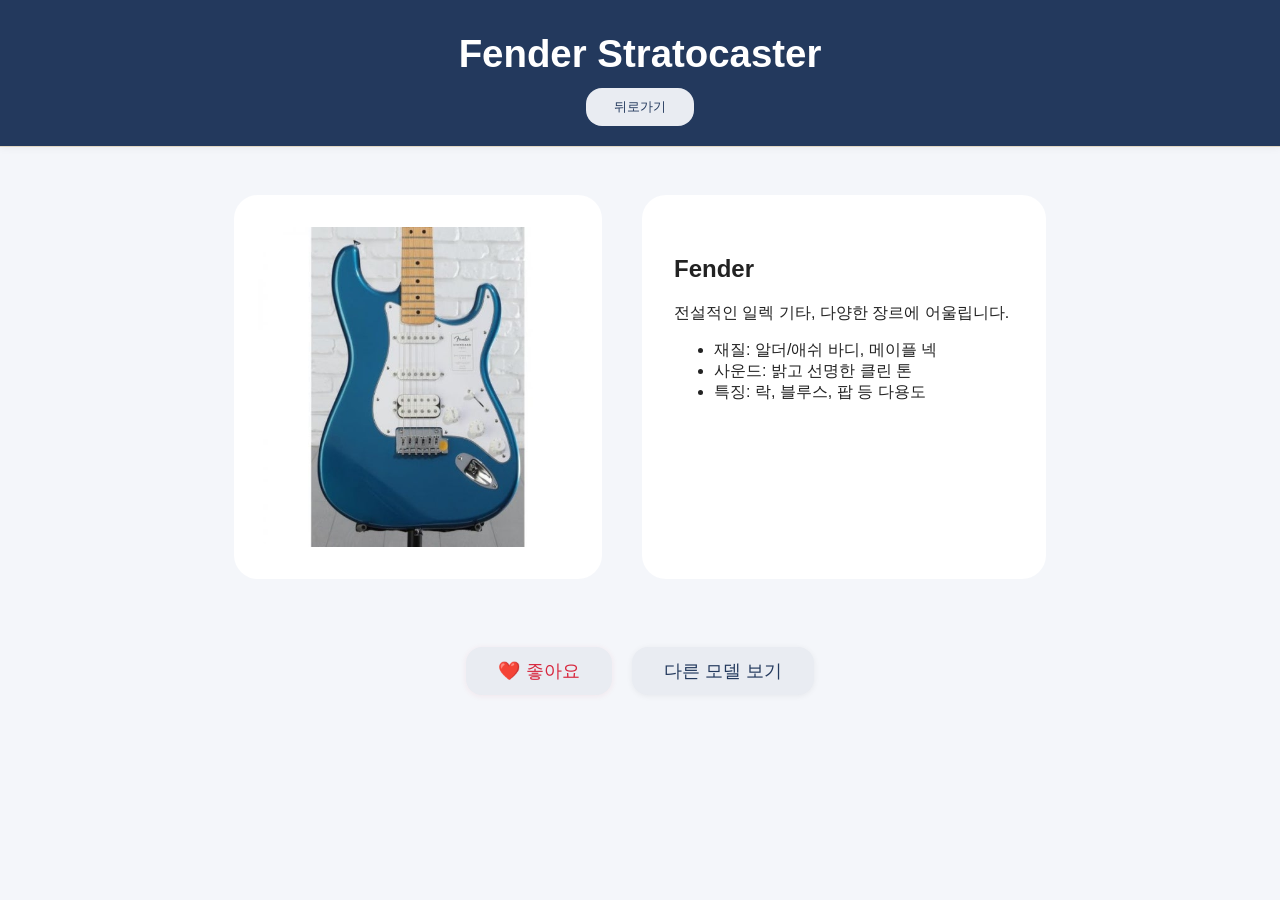
<file: Guitar Web/Stratocaster.html>
<!DOCTYPE html>
<html lang="ko">
<head>
  <meta charset="UTF-8">
  <meta name="viewport" content="width=device-width, initial-scale=1.0">
  <title>Fender Stratocaster</title>
  <link rel="stylesheet" href="style.css">
  <style>
    body{ font-family:'Inter','Segoe UI','Apple SD Gothic Neo',Arial,sans-serif; background:#f4f6fa; margin:0; color:#222; }
    header{ background:#23395d; color:#fff; padding:32px 0 20px 0; text-align:center; box-shadow:0 2px 8px rgba(0,0,0,0.04); }
    header h1{ margin:0; font-size:2.4rem; }
    header button{ margin-top:12px; background:#e9ecf2; color:#23395d; border:none; border-radius:16px; padding:10px 28px; cursor:pointer; }
    .detail-layout{ display:flex; flex-wrap:wrap; justify-content:center; gap:40px; padding:48px 20px 32px 20px; max-width:900px; margin:0 auto; }
    .detail-img{ display:flex; align-items:center; justify-content:center; background:#fff; border-radius:24px; padding:32px 24px; }
    .detail-img img{ width:100%; max-width:320px; border-radius:18px; }
    .detail-info{ background:#fff; border-radius:24px; padding:40px 32px; min-width:260px; max-width:340px; }
    footer{ display:flex; justify-content:center; gap:20px; padding:36px 0 40px 0; }
  </style>
</head>
<body>
  <header>
    <h1>Fender Stratocaster</h1>
    <button onclick="window.location.href='index.html'">뒤로가기</button>
  </header>
  <main class="detail-layout">
    <div class="detail-img">
  <img src="images/Stratocaster.jpeg" alt="Fender Stratocaster">
    </div>
    <div class="detail-info">
      <h2>Fender</h2>
      <p>전설적인 일렉 기타, 다양한 장르에 어울립니다.</p>
      <ul>
        <li>재질: 알더/애쉬 바디, 메이플 넥</li>
        <li>사운드: 밝고 선명한 클린 톤</li>
        <li>특징: 락, 블루스, 팝 등 다용도</li>
      </ul>
    </div>
  </main>
  <footer>
    <button id="like-btn">❤️ 좋아요</button>
    <button onclick="window.location.href='index.html'">다른 모델 보기</button>
  </footer>
  <script>document.getElementById('like-btn').addEventListener('click', function(){ this.classList.toggle('liked'); });</script>
</body>
</html>
</file>
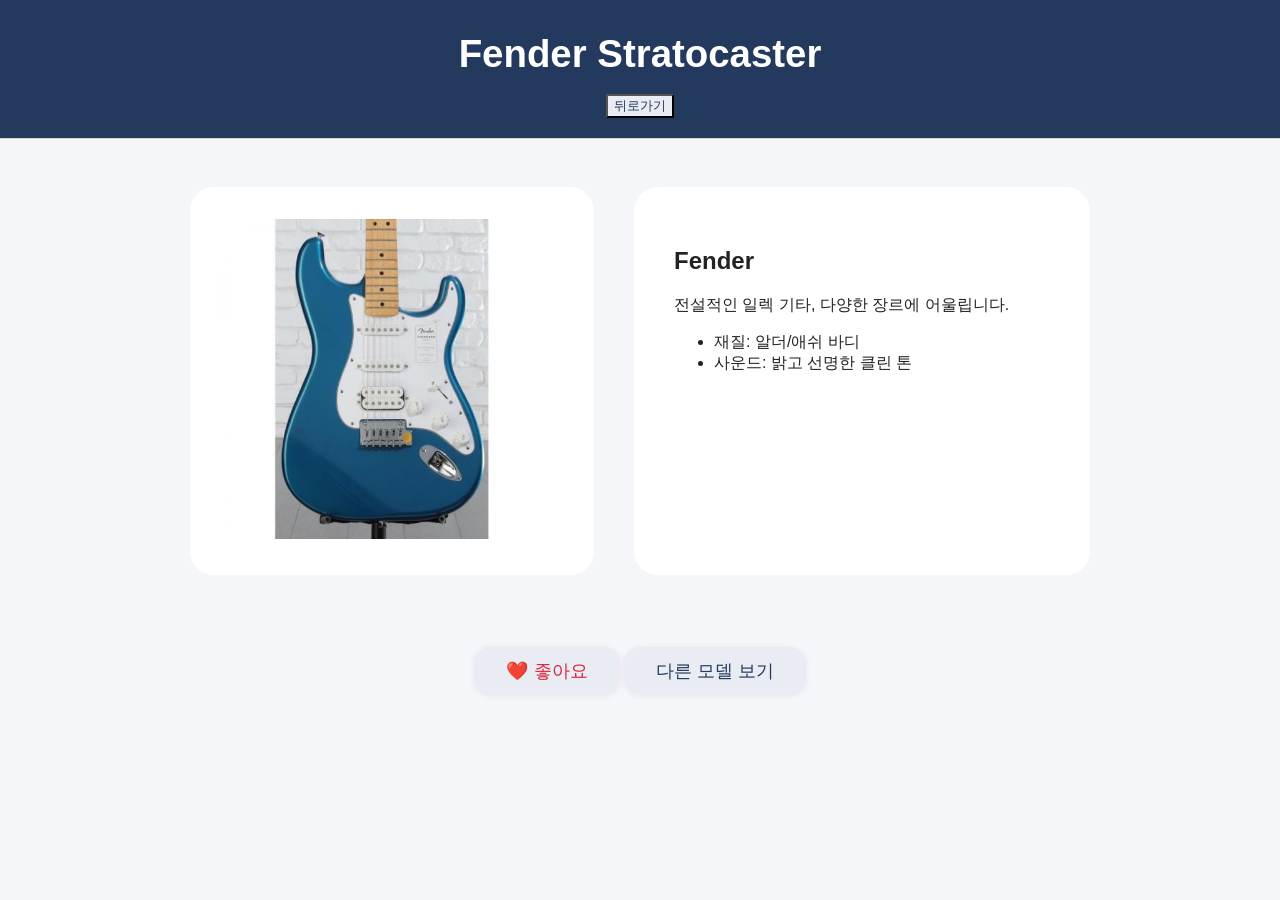
<file: Guitar Web/Stratocaster_main.html>
<!DOCTYPE html>
<html lang="ko">
<head>
  <meta charset="UTF-8">
  <meta name="viewport" content="width=device-width, initial-scale=1.0">
  <title>Fender Stratocaster</title>
  <link rel="stylesheet" href="style.css">
  <style> /* D-28_main 스타일 기반 */
    body { font-family: 'Inter', 'Segoe UI', 'Apple SD Gothic Neo', Arial, sans-serif; background: #f4f6fa; margin: 0; color: #222; }
    header { background: #23395d; color: #fff; padding: 32px 0 20px 0; text-align: center; }
    header h1 { margin:0; font-size:2.4rem; }
  header button{ margin-top:18px; background:#e9ecf2; color:#23395d; }
  .detail-layout{ display:flex; gap:40px; padding:48px 20px; max-width:900px; margin:0 auto; }
  .detail-img{ background:#fff; border-radius:24px; padding:32px; min-width:340px; }
  .detail-img img{ max-width:320px; border-radius:18px; }
  .detail-info{ background:#fff; border-radius:24px; padding:40px; }
  </style>
</head>
<body>
  <header>
    <h1>Fender Stratocaster</h1>
    <button onclick="window.location.href='index.html'">뒤로가기</button>
  </header>
  <main class="detail-layout">
    <div class="detail-img">
  <img src="images/Stratocaster.jpeg" alt="Fender Stratocaster">
    </div>
    <div class="detail-info">
      <h2>Fender</h2>
      <p>전설적인 일렉 기타, 다양한 장르에 어울립니다.</p>
      <ul>
        <li>재질: 알더/애쉬 바디</li>
        <li>사운드: 밝고 선명한 클린 톤</li>
      </ul>
    </div>
  </main>
  <footer>
    <button id="like-btn">❤️ 좋아요</button>
    <button onclick="window.location.href='index.html'">다른 모델 보기</button>
  </footer>
  <script>document.getElementById('like-btn').addEventListener('click', function(){ this.classList.toggle('liked'); });</script>
</body>
</html>
</file>
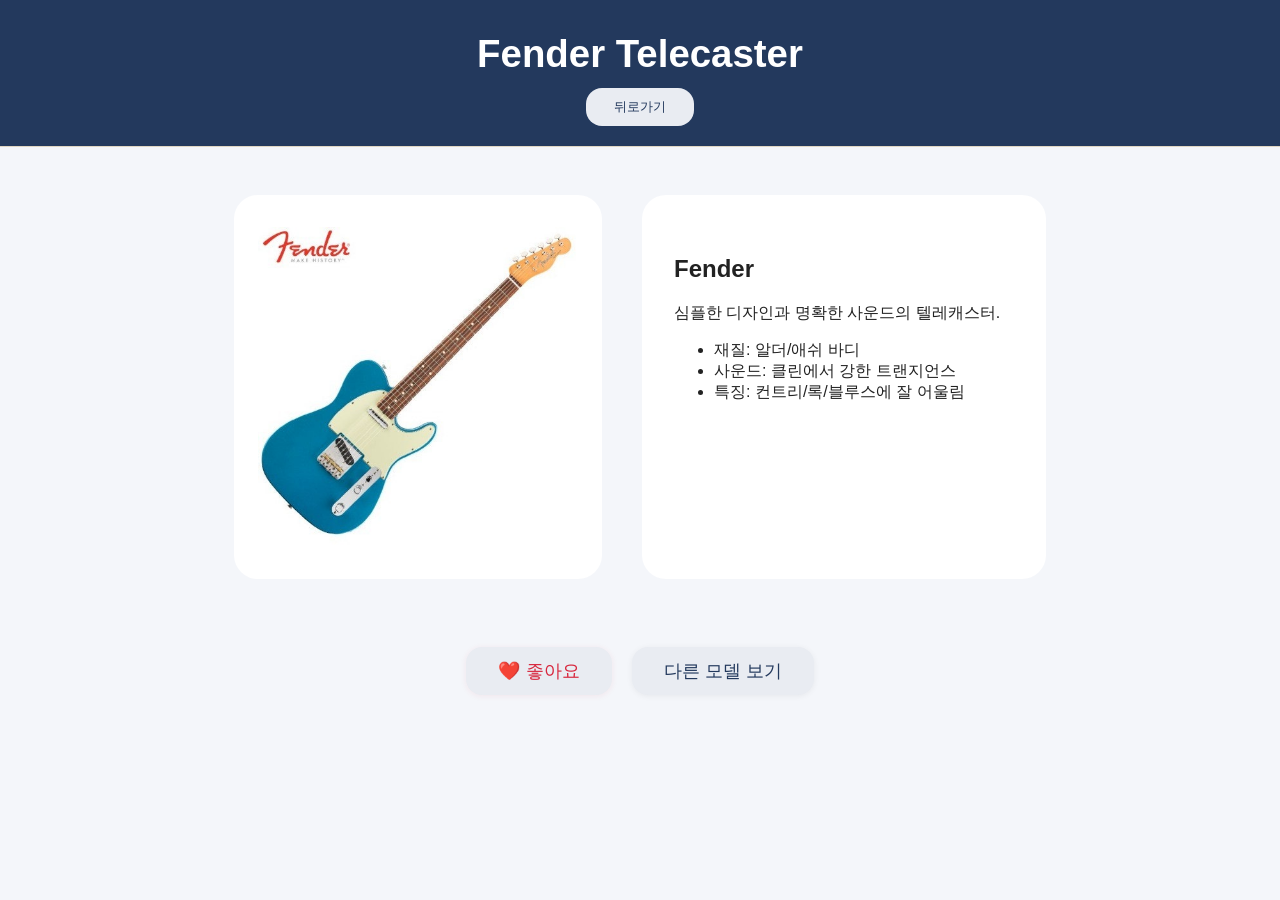
<file: Guitar Web/Telecaster.html>
<!DOCTYPE html>
<html lang="ko">
<head>
  <meta charset="UTF-8">
  <meta name="viewport" content="width=device-width, initial-scale=1.0">
  <title>Fender Telecaster</title>
  <link rel="stylesheet" href="style.css">
  <style>
    body{ font-family:'Inter','Segoe UI','Apple SD Gothic Neo',Arial,sans-serif; background:#f4f6fa; margin:0; color:#222; }
    header{ background:#23395d; color:#fff; padding:32px 0 20px 0; text-align:center; }
    header h1{ margin:0; font-size:2.4rem; }
    header button{ margin-top:12px; background:#e9ecf2; color:#23395d; border:none; border-radius:16px; padding:10px 28px; cursor:pointer; }
    .detail-layout{ display:flex; flex-wrap:wrap; justify-content:center; gap:40px; padding:48px 20px 32px 20px; max-width:900px; margin:0 auto; }
    .detail-img{ display:flex; align-items:center; justify-content:center; background:#fff; border-radius:24px; padding:32px 24px; }
    .detail-img img{ width:100%; max-width:320px; border-radius:18px; }
    .detail-info{ background:#fff; border-radius:24px; padding:40px 32px; min-width:260px; max-width:340px; }
    footer{ display:flex; justify-content:center; gap:20px; padding:36px 0 40px 0; }
  </style>
</head>
<body>
  <header>
    <h1>Fender Telecaster</h1>
    <button onclick="window.location.href='index.html'">뒤로가기</button>
  </header>
  <main class="detail-layout">
    <div class="detail-img">
  <img src="images/Telecaster.jpeg" alt="Fender Telecaster">
    </div>
    <div class="detail-info">
      <h2>Fender</h2>
      <p>심플한 디자인과 명확한 사운드의 텔레캐스터.</p>
      <ul>
        <li>재질: 알더/애쉬 바디</li>
        <li>사운드: 클린에서 강한 트랜지언스</li>
        <li>특징: 컨트리/록/블루스에 잘 어울림</li>
      </ul>
    </div>
  </main>
  <footer>
    <button id="like-btn">❤️ 좋아요</button>
    <button onclick="window.location.href='index.html'">다른 모델 보기</button>
  </footer>
  <script>document.getElementById('like-btn').addEventListener('click', function(){ this.classList.toggle('liked'); });</script>
</body>
</html>
</file>
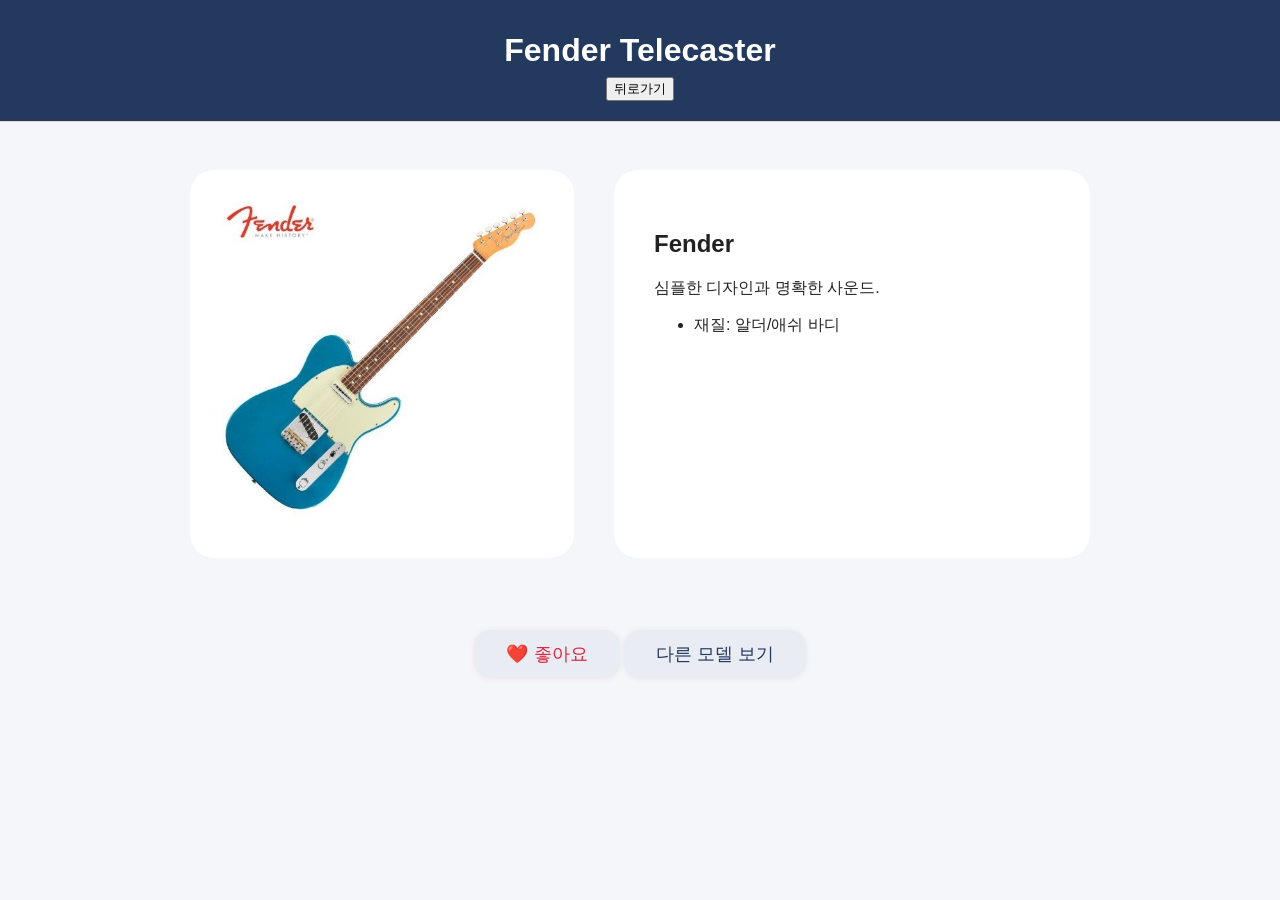
<file: Guitar Web/Telecaster_main.html>
<!DOCTYPE html>
<html lang="ko">
<head>
  <meta charset="UTF-8">
  <meta name="viewport" content="width=device-width, initial-scale=1.0">
  <title>Fender Telecaster</title>
  <link rel="stylesheet" href="style.css">
  <style> /* D-28_main 스타일 기반 */
    body{ font-family:'Inter','Segoe UI','Apple SD Gothic Neo',Arial,sans-serif; background:#f4f6fa; margin:0; color:#222; }
  header{ background:#23395d; color:#fff; padding:32px 0 20px 0; text-align:center; }
  .detail-layout{ display:flex; gap:40px; padding:48px 20px; max-width:900px; margin:0 auto; }
  .detail-img{ background:#fff; padding:32px; border-radius:24px; }
  .detail-info{ background:#fff; padding:40px; border-radius:24px; }
  </style>
</head>
<body>
  <header>
    <h1>Fender Telecaster</h1>
    <button onclick="window.location.href='index.html'">뒤로가기</button>
  </header>
  <main class="detail-layout">
    <div class="detail-img">
  <img src="images/Telecaster.jpeg" alt="Fender Telecaster">
    </div>
    <div class="detail-info">
      <h2>Fender</h2>
      <p>심플한 디자인과 명확한 사운드.</p>
      <ul>
        <li>재질: 알더/애쉬 바디</li>
      </ul>
    </div>
  </main>
  <footer>
    <button id="like-btn">❤️ 좋아요</button>
    <button onclick="window.location.href='index.html'">다른 모델 보기</button>
  </footer>
  <script>document.getElementById('like-btn').addEventListener('click', function(){ this.classList.toggle('liked'); });</script>
</body>
</html>
</file>
<file: Guitar Web/style.css>
body {
  font-family: 'Noto Sans', 'Pretendard', sans-serif;
  background: #fff;
  color: #333;
  margin: 0;
}
header {
  padding: 24px 16px 8px 16px;
  background: #f8f3ee;
  border-bottom: 1px solid #e0d6c3;
}
h1 {
  margin: 0 0 8px 0;
  font-size: 2rem;
}
nav {
  margin-bottom: 8px;
}
.brand-btn {
  background: #c2a77d;
  color: #fff;
  border: none;
  margin-right: 8px;
  padding: 8px 16px;
  border-radius: 20px;
  cursor: pointer;
  font-weight: bold;
  transition: background 0.2s;
}
.brand-btn.active {
  background: #8d6e4a;
}
#search {
  padding: 8px;
  border-radius: 8px;
  border: 1px solid #e0d6c3;
  width: 200px;
}
.gallery {
  display: grid;
  grid-template-columns: repeat(4, 1fr);
  gap: 24px;
  padding: 32px;
}
.card {
  background: #fff;
  border: 1px solid #e0d6c3;
  border-radius: 16px;
  box-shadow: 0 2px 8px rgba(0,0,0,0.06);
  overflow: hidden;
  transition: transform 0.2s, box-shadow 0.2s;
  text-align: center;
}
.card:hover {
  transform: scale(1.04);
  box-shadow: 0 4px 16px rgba(0,0,0,0.12);
}
.card img {
  width: 100%;
  height: 140px;
  object-fit: cover;
}
.card-model {
  font-size: 1.1rem;
  font-weight: bold;
  margin: 12px 0 8px 0;
}
.card-btn {
  background: #c2a77d;
  color: #fff;
  border: none;
  border-radius: 12px;
  padding: 6px 12px;
  cursor: pointer;
  margin-bottom: 12px;
}
.detail-layout {
  display: flex;
  gap: 32px;
  padding: 32px;
}
.detail-img img {
  width: 320px;
  border-radius: 16px;
}
.detail-info {
  flex: 1;
  background: #f8f3ee;
  border-radius: 16px;
  padding: 24px;
}
footer {
  padding: 24px;
  text-align: center;
}
#like-btn {
  font-size: 1.5rem;
  background: none;
  border: none;
  cursor: pointer;
  color: #c2a77d;
  transition: color 0.2s;
}
#like-btn.liked {
  color: #e74c3c;
}
/* 모달 스타일 */
.modal {
  position: fixed;
  top: 0; left: 0; right: 0; bottom: 0;
  background: rgba(51, 51, 51, 0.4);
  display: flex;
  align-items: center;
  justify-content: center;
  z-index: 1000;
}
.modal.hidden {
  display: none;
}
.modal-content {
  background: #fff;
  padding: 32px;
  border-radius: 16px;
  box-shadow: 0 4px 24px rgba(0,0,0,0.18);
  text-align: center;
  min-width: 320px;
  max-width: 400px;
}
.close-btn {
  position: absolute;
  top: 24px;
  right: 32px;
  font-size: 2rem;
  cursor: pointer;
}
@media (max-width: 900px) {
  .gallery {
    grid-template-columns: repeat(2, 1fr);
  }
  .detail-layout {
    flex-direction: column;
    align-items: center;
  }
  .detail-img img {
    width: 100%;
    max-width: 320px;
  }
}
@media (max-width: 600px) {
  .gallery {
    grid-template-columns: 1fr;
  }
  .modal-content {
    min-width: 220px;
    padding: 16px;
  }
}

/* Common footer/detail page button styles (used by detail and _main pages) */
footer button {
  background: #e9ecf2;
  color: #23395d;
  border: none;
  border-radius: 16px;
  padding: 12px 32px;
  font-size: 1.13rem;
  font-weight: 500;
  cursor: pointer;
  box-shadow: 0 1px 6px rgba(0,0,0,0.06);
  transition: background 0.2s, color 0.2s;
}
footer button:hover {
  background: #dbe3ee;
  color: #1a2940;
}

#like-btn {
  background: #e9ecf2;
  color: #d7263d;
  border: none;
  border-radius: 16px;
  padding: 12px 32px;
  font-size: 1.13rem;
  font-weight: 500;
  cursor: pointer;
  box-shadow: 0 1px 6px rgba(215,38,61,0.08);
  transition: background 0.2s, color 0.2s;
}
#like-btn.liked {
  background: #d7263d;
  color: #fff;
}

/* Detail pages header (used by *_main.html files) */
header.detail {
  background: #23395d;
  color: #fff;
  padding: 32px 0 20px 0;
  text-align: center;
  box-shadow: 0 2px 8px rgba(0,0,0,0.04);
  border-bottom-left-radius: 24px;
  border-bottom-right-radius: 24px;
}
header.detail h1 {
  margin: 0;
  font-size: 2.4rem;
  letter-spacing: 1.5px;
  font-weight: 700;
}
header.detail button {
  margin-top: 18px;
  background: #e9ecf2;
  color: #23395d;
  border: none;
  border-radius: 16px;
  padding: 10px 28px;
  font-size: 1.05rem;
  font-weight: 500;
  cursor: pointer;
  box-shadow: 0 1px 4px rgba(0,0,0,0.08);
  transition: background 0.2s, color 0.2s;
}
</file>
